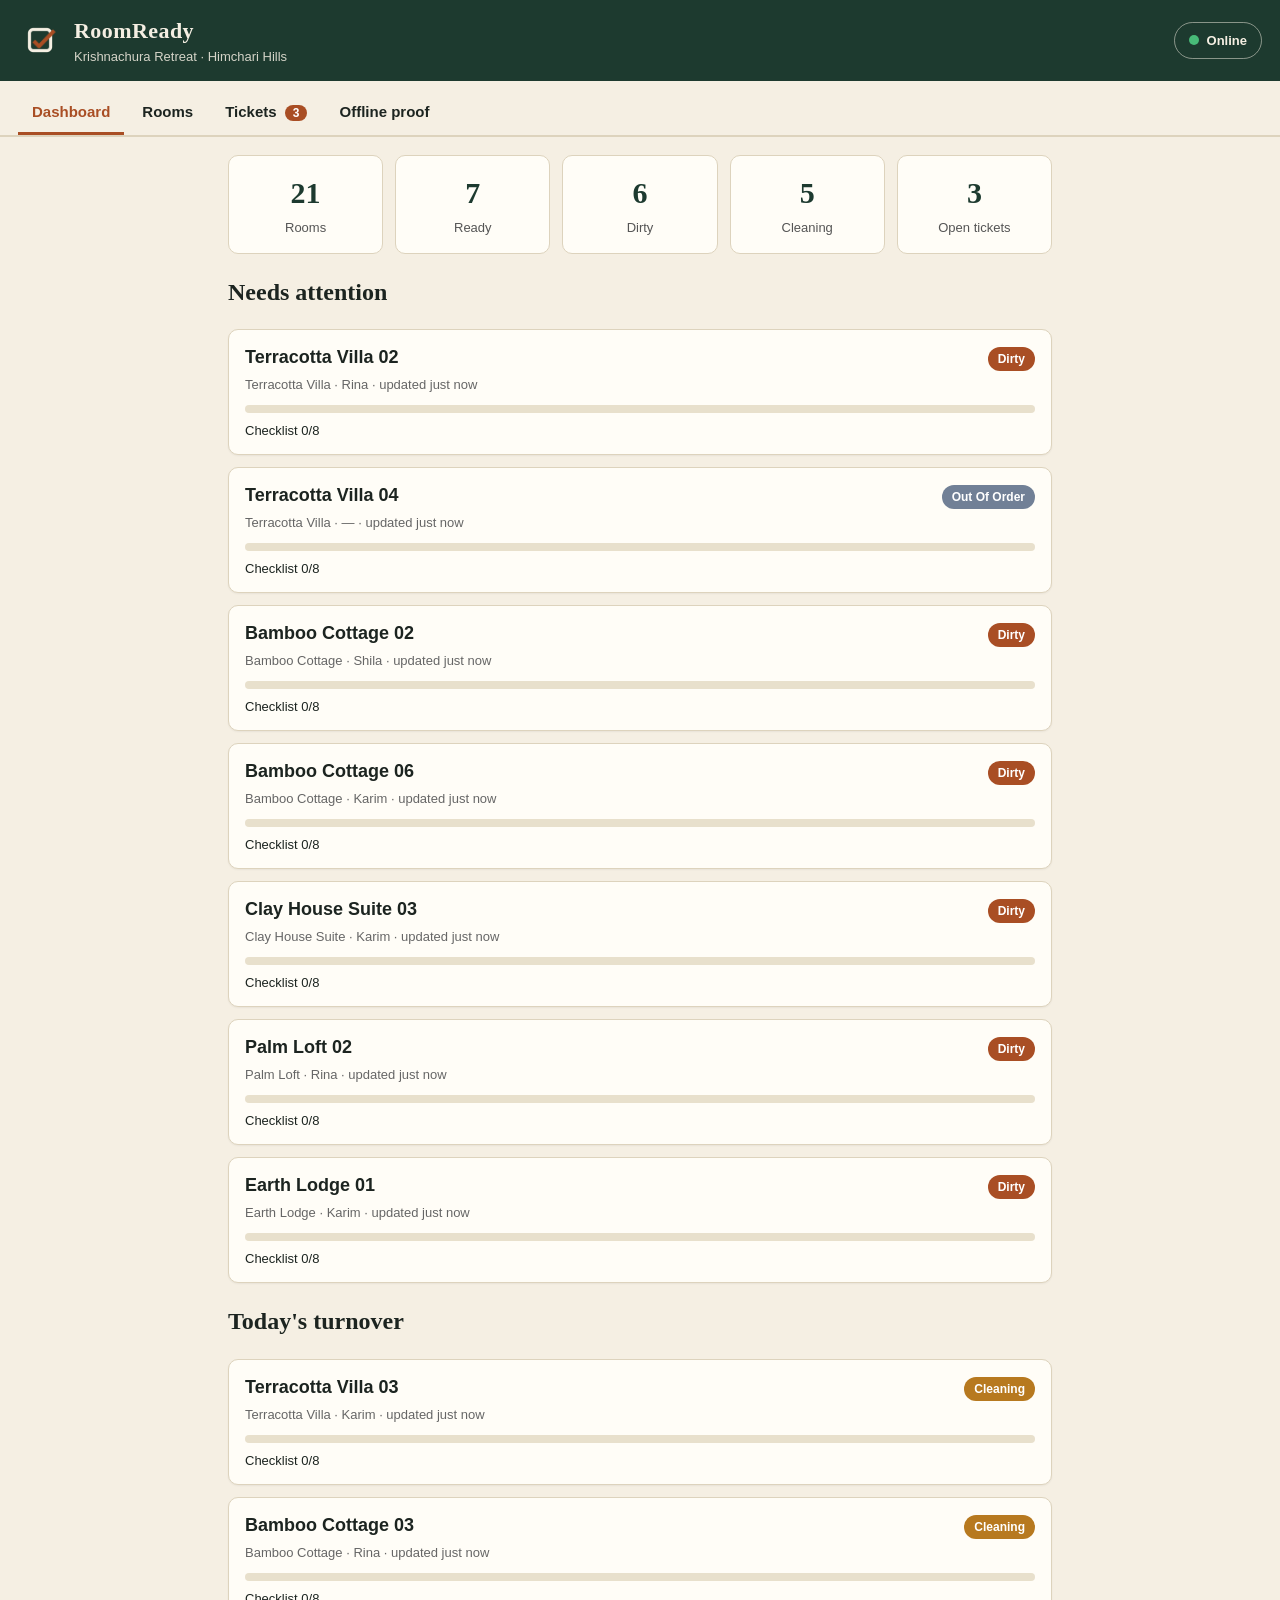
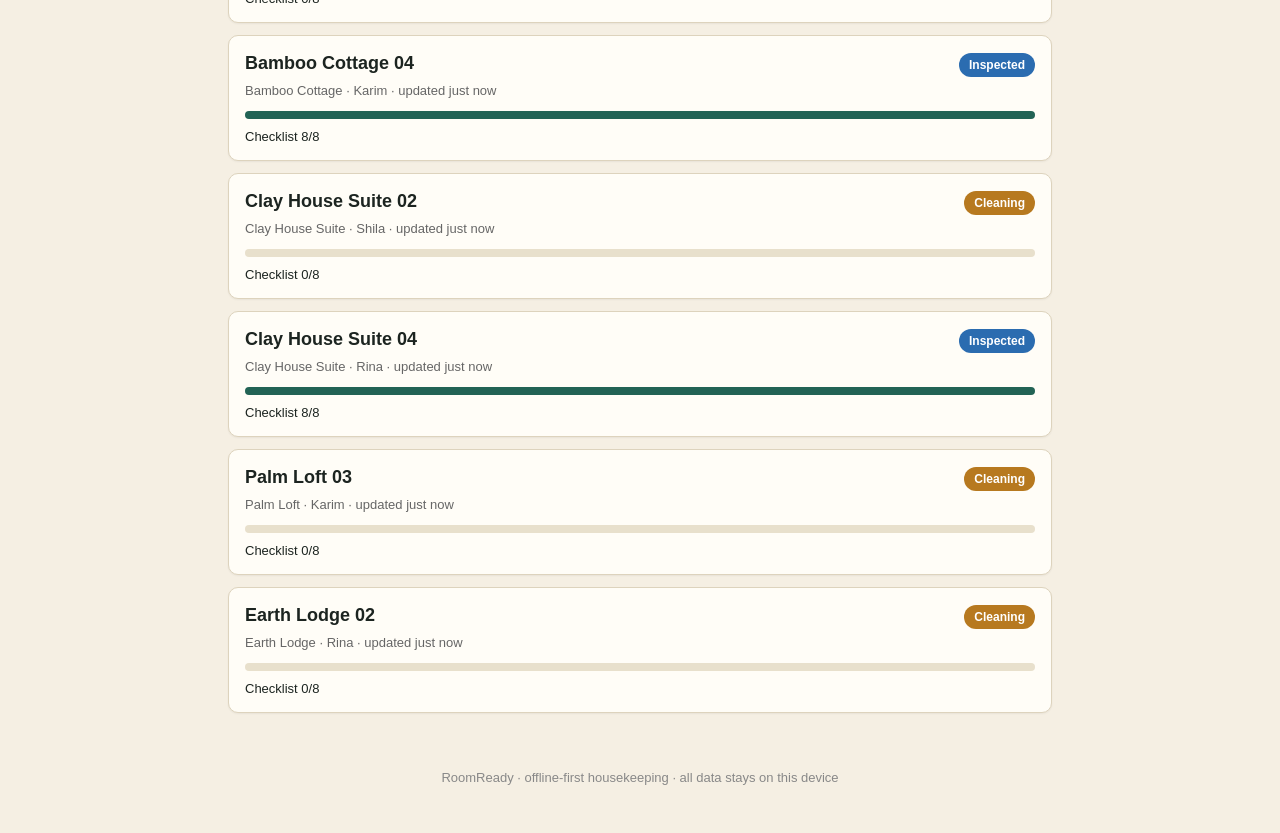
<file: index.html>
<!DOCTYPE html>
<html lang="en">
<head>
<meta charset="UTF-8">
<meta name="viewport" content="width=device-width, initial-scale=1.0, viewport-fit=cover">
<title>RoomReady — Offline Housekeeping for Resorts</title>
<meta name="description" content="Offline-first housekeeping PWA for resorts. Room checklists, housekeeping status and maintenance tickets — all on-device, zero internet required.">
<link rel="manifest" href="manifest.json">
<meta name="theme-color" content="#1d3a2f">
<link rel="icon" type="image/svg+xml" href="icons/favicon.svg">
<link rel="icon" type="image/png" sizes="32x32" href="icons/favicon-32.png">
<link rel="icon" type="image/png" sizes="16x16" href="icons/favicon-16.png">
<link rel="apple-touch-icon" href="icons/apple-touch-icon.png">
<meta property="og:type" content="website">
<meta property="og:title" content="RoomReady — Offline Housekeeping for Resorts">
<meta property="og:description" content="Every room ready. A housekeeping PWA that works with zero internet.">
<meta property="og:image" content="https://swopno1.github.io/roomready/og-roomready.png">
<meta name="twitter:card" content="summary_large_image">
<link rel="stylesheet" href="styles.css">
</head>
<body>
<header class="topbar">
  <div class="brand">
    <img class="brand-mark" src="icons/icon-192.png" alt="RoomReady" width="44" height="44">
    <div>
      <h1>RoomReady</h1>
      <p id="propertyName">Krishnachura Retreat · Himchari Hills</p>
    </div>
  </div>
  <div class="net" id="netBadge" title="Network state">
    <span class="net-dot" id="netDot"></span>
    <span id="netLabel">Offline-ready</span>
  </div>
</header>

<nav class="tabs" role="tablist">
  <button class="tab active" data-view="dashboard" role="tab">Dashboard</button>
  <button class="tab" data-view="rooms" role="tab">Rooms</button>
  <button class="tab" data-view="tickets" role="tab">Tickets <span class="count" id="ticketCount">0</span></button>
  <button class="tab" data-view="about" role="tab">Offline proof</button>
</nav>

<main>
  <!-- DASHBOARD -->
  <section id="view-dashboard" class="view active">
    <div class="stats" id="stats"></div>
    <h2>Needs attention</h2>
    <div id="attentionList" class="card-list"></div>
    <h2>Today's turnover</h2>
    <div id="turnoverList" class="card-list"></div>
  </section>

  <!-- ROOMS -->
  <section id="view-rooms" class="view">
    <div class="toolbar">
      <input id="roomSearch" type="search" placeholder="Search rooms…" aria-label="Search rooms">
      <select id="statusFilter" aria-label="Filter by status">
        <option value="">All statuses</option>
        <option value="ready">Ready</option>
        <option value="dirty">Dirty</option>
        <option value="cleaning">Cleaning</option>
        <option value="inspected">Inspected</option>
        <option value="ooo">Out of order</option>
      </select>
    </div>
    <div id="roomList" class="card-list"></div>
  </section>

  <!-- ROOM DETAIL -->
  <section id="view-room" class="view">
    <button class="back" id="backToRooms">← All rooms</button>
    <div id="roomDetail"></div>
  </section>

  <!-- TICKETS -->
  <section id="view-tickets" class="view">
    <form id="ticketForm" class="card form">
      <h2>New maintenance ticket</h2>
      <label>Room
        <select id="ticketRoom" required></select>
      </label>
      <label>Issue
        <input id="ticketTitle" required maxlength="120" placeholder="e.g. AC not cooling in bathroom">
      </label>
      <label>Priority
        <select id="ticketPriority">
          <option value="low">Low</option>
          <option value="medium" selected>Medium</option>
          <option value="high">High</option>
          <option value="urgent">Urgent</option>
        </select>
      </label>
      <button type="submit" class="btn primary">Add ticket</button>
    </form>
    <div id="ticketList" class="card-list"></div>
  </section>

  <!-- OFFLINE PROOF -->
  <section id="view-about" class="view">
    <div class="card">
      <h2>Works with zero internet</h2>
      <p>RoomReady is built for the airplane-mode test:</p>
      <ul>
        <li><strong>No network calls.</strong> Every asset is local. Open DevTools → Network and reload: zero remote requests.</li>
        <li><strong>Service worker.</strong> On first load the worker caches the whole app, so it opens even with wifi and data off.</li>
        <li><strong>On-device storage.</strong> Rooms, checklists and tickets live in your browser's local storage. Nothing leaves the device.</li>
        <li><strong>Live indicator.</strong> The badge in the header follows the real network state — turn on airplane mode and watch it switch to <em>Offline</em> while the app keeps working.</li>
      </ul>
      <p class="muted">Try it: turn on airplane mode, reload the page, update a room, add a ticket. Everything still works.</p>
      <div class="proof-row">
        <span>Network now:</span>
        <strong id="proofNet">—</strong>
      </div>
      <div class="proof-row">
        <span>Service worker:</span>
        <strong id="proofSW">—</strong>
      </div>
      <div class="proof-row">
        <span>Stored locally:</span>
        <strong id="proofStore">—</strong>
      </div>
      <button class="btn" id="resetDemo">Reset demo data</button>
    </div>
  </section>
</main>

<footer>
  <p>RoomReady · offline-first housekeeping · all data stays on this device</p>
</footer>

<script src="app.js"></script>
<script>
  if ('serviceWorker' in navigator) {
    window.addEventListener('load', () => navigator.serviceWorker.register('sw.js'));
  }
</script>
</body>
</html>
</file>
<file: styles.css>
:root {
  --cream: #f5efe3;
  --ink: #1c2420;
  --teal: #226355;
  --teal-dark: #1d3a2f;
  --accent: #a94e24;
  --line: #ddd3bd;
  --card: #fffdf7;
  --ready: #226355;
  --dirty: #a94e24;
  --cleaning: #b7791f;
  --inspected: #2b6cb0;
  --ooo: #718096;
}

* { box-sizing: border-box; }

body {
  margin: 0;
  background: var(--cream);
  color: var(--ink);
  font-family: -apple-system, BlinkMacSystemFont, "Segoe UI", Roboto, sans-serif;
  line-height: 1.5;
}

h1, h2 { font-family: Georgia, "Times New Roman", serif; text-wrap: balance; }

.topbar {
  display: flex;
  justify-content: space-between;
  align-items: center;
  gap: 12px;
  padding: 14px 18px;
  background: var(--teal-dark);
  color: #f5efe3;
  flex-wrap: wrap;
}

.brand { display: flex; align-items: center; gap: 12px; }
.brand-mark {
  width: 44px; height: 44px;
  border-radius: 8px;
}
.brand h1 { margin: 0; font-size: 22px; letter-spacing: .02em; }
.brand p { margin: 0; font-size: 13px; opacity: .85; }

.net {
  display: flex; align-items: center; gap: 8px;
  padding: 8px 14px;
  border: 1px solid rgba(245,239,227,.5);
  border-radius: 999px;
  font-size: 13px;
  font-weight: 600;
}
.net-dot { width: 10px; height: 10px; border-radius: 50%; background: #48bb78; }
.net.offline .net-dot { background: #f6ad55; }

.tabs {
  display: flex;
  gap: 4px;
  padding: 10px 18px 0;
  border-bottom: 2px solid var(--line);
  overflow-x: auto;
}
.tab {
  border: none;
  background: none;
  padding: 12px 14px;
  min-height: 44px;
  font-size: 15px;
  font-weight: 600;
  color: var(--ink);
  border-bottom: 3px solid transparent;
  cursor: pointer;
  white-space: nowrap;
}
.tab.active { border-bottom-color: var(--accent); color: var(--accent); }
.tab .count {
  background: var(--accent);
  color: #fff;
  border-radius: 999px;
  padding: 1px 8px;
  font-size: 12px;
  margin-left: 4px;
}

main { max-width: 860px; margin: 0 auto; padding: 18px; }
.view { display: none; }
.view.active { display: block; }

.stats {
  display: grid;
  grid-template-columns: repeat(auto-fit, minmax(120px, 1fr));
  gap: 12px;
  margin-bottom: 20px;
}
.stat {
  background: var(--card);
  border: 1px solid var(--line);
  border-radius: 10px;
  padding: 14px;
  text-align: center;
}
.stat strong { display: block; font-size: 30px; font-family: Georgia, serif; color: var(--teal-dark); font-variant-numeric: tabular-nums; }
.stat span { font-size: 13px; color: #555; }

.card-list { display: grid; gap: 12px; }
.card {
  background: var(--card);
  border: 1px solid var(--line);
  border-radius: 10px;
  padding: 14px 16px;
  box-shadow: 0 1px 2px rgba(28, 36, 32, .06);
}
.card h3 { margin: 0 0 4px; font-size: 18px; }
.card h2 { margin-top: 0; }
.muted { color: #666; font-size: 14px; }

.room-card { cursor: pointer; }
.room-card:hover { border-color: var(--teal); }
.room-card:active { background: var(--color-surface-2, #ece4cd); }
.room-head { display: flex; justify-content: space-between; align-items: baseline; gap: 10px; }
.room-type { font-size: 13px; color: #666; }
.room-meta { display: flex; gap: 8px; flex-wrap: wrap; margin-top: 8px; font-size: 13px; }

.pill {
  display: inline-block;
  padding: 3px 10px;
  border-radius: 999px;
  font-size: 12px;
  font-weight: 700;
  color: #fff;
  text-transform: capitalize;
}
.pill.ready { background: var(--ready); }
.pill.dirty { background: var(--dirty); }
.pill.cleaning { background: var(--cleaning); }
.pill.inspected { background: var(--inspected); }
.pill.ooo { background: var(--ooo); }
.pill.low { background: #718096; }
.pill.medium { background: #2b6cb0; }
.pill.high { background: var(--dirty); }
.pill.urgent { background: #9b2c2c; }
.pill.open { background: var(--dirty); }
.pill.done { background: var(--ready); }

.progress { height: 8px; background: #e8e0cc; border-radius: 99px; overflow: hidden; margin-top: 10px; }
.progress > div { height: 100%; background: var(--teal); }

.toolbar { display: flex; gap: 10px; margin-bottom: 14px; flex-wrap: wrap; }
.toolbar input, .toolbar select {
  flex: 1; min-width: 160px;
  padding: 10px 12px;
  border: 1px solid var(--line);
  border-radius: 8px;
  font-size: 15px;
  background: var(--card);
}

.btn {
  padding: 10px 16px;
  min-height: 44px;
  border: 1px solid var(--teal-dark);
  background: var(--card);
  border-radius: 10px;
  font-size: 15px;
  font-weight: 600;
  cursor: pointer;
}
.btn:active { filter: brightness(.94); }
.btn.primary { background: var(--teal); border-color: var(--teal); color: #fff; }
.btn.danger { border-color: #9b2c2c; color: #9b2c2c; }
.btn.small { padding: 6px 10px; font-size: 13px; }
.btn-row { display: flex; gap: 8px; flex-wrap: wrap; margin-top: 12px; }

.form label { display: block; margin-bottom: 12px; font-weight: 600; font-size: 14px; }
.form input, .form select {
  display: block; width: 100%;
  margin-top: 4px;
  padding: 10px 12px;
  border: 1px solid var(--line);
  border-radius: 8px;
  font-size: 15px;
  background: #fff;
}

.check { display: flex; align-items: center; gap: 12px; padding: 12px 0; border-bottom: 1px solid #eee5cf; }
.check:last-child { border-bottom: none; }
.check input { width: 22px; height: 22px; flex-shrink: 0; accent-color: var(--teal); }
.check span.done { text-decoration: line-through; color: #888; }
.check .who { margin-left: auto; font-size: 12px; color: #888; }

.back { background: none; border: none; font-size: 15px; font-weight: 600; color: var(--teal); cursor: pointer; padding: 0 0 12px; }

.proof-row { display: flex; justify-content: space-between; padding: 8px 0; border-bottom: 1px solid #eee5cf; }

footer { text-align: center; color: #888; font-size: 13px; padding: 24px 18px 32px; }

/* Visible keyboard focus on every control. */
button:focus-visible, a:focus-visible, input:focus-visible, select:focus-visible {
  outline: 2px solid var(--teal);
  outline-offset: 2px;
}

/* Offline dot gently pulses so the badge reads live (still image when
   reduced motion is preferred). Opacity-only: compositor-friendly. */
@media (prefers-reduced-motion: no-preference) {
  .net.offline .net-dot { animation: net-pulse 2s ease-in-out infinite; }
  @keyframes net-pulse {
    0%, 100% { opacity: 1; }
    50% { opacity: .45; }
  }
}

/* Phones: the header sticks so the brand + offline badge stay visible
   while scrolling a long room list. The bar is in-flow sticky, so it
   never covers focused content at the top of a view. */
@media (max-width: 640px) {
  .topbar {
    position: sticky;
    top: 0;
    z-index: 50;
    box-shadow: 0 2px 8px rgba(28, 36, 32, .18);
    padding: 10px 14px;
  }
  .brand h1 { font-size: 19px; }
  .brand p { font-size: 12px; }
  main { padding: 14px; }
}
</file>
